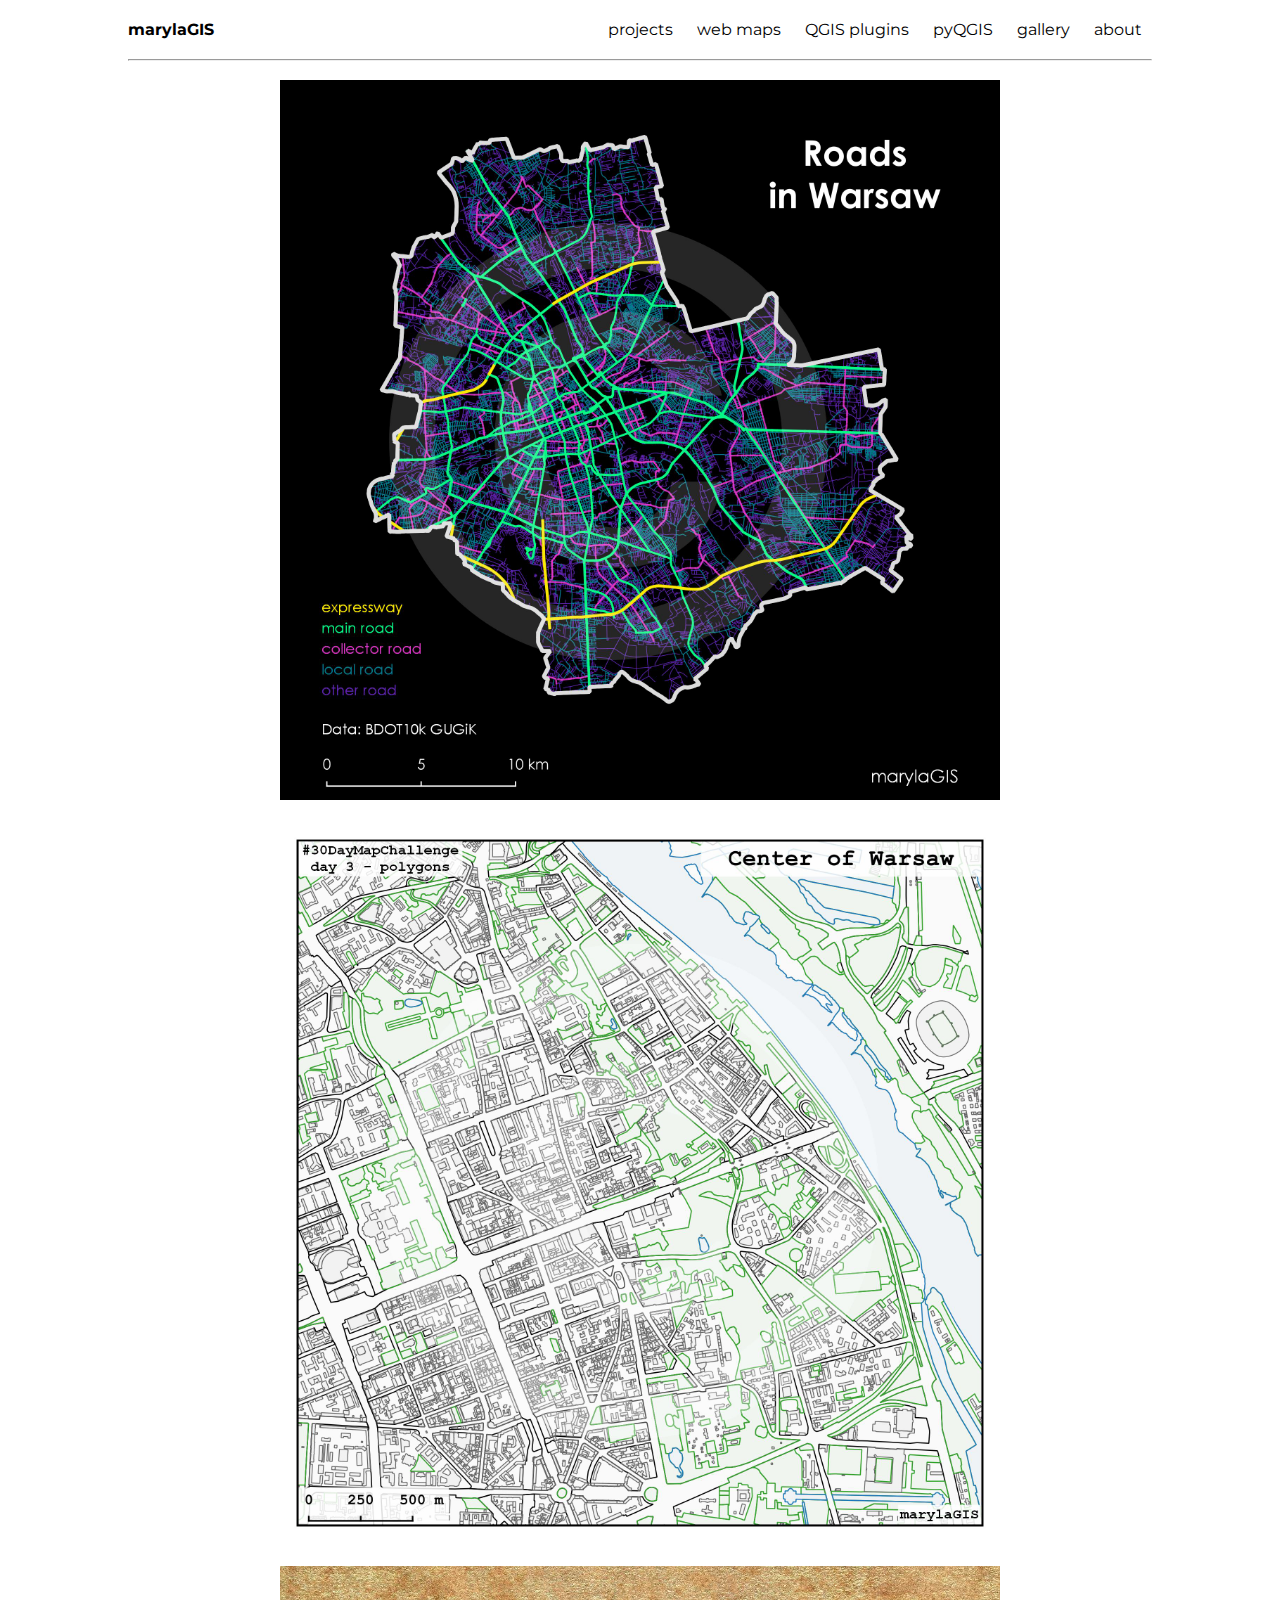
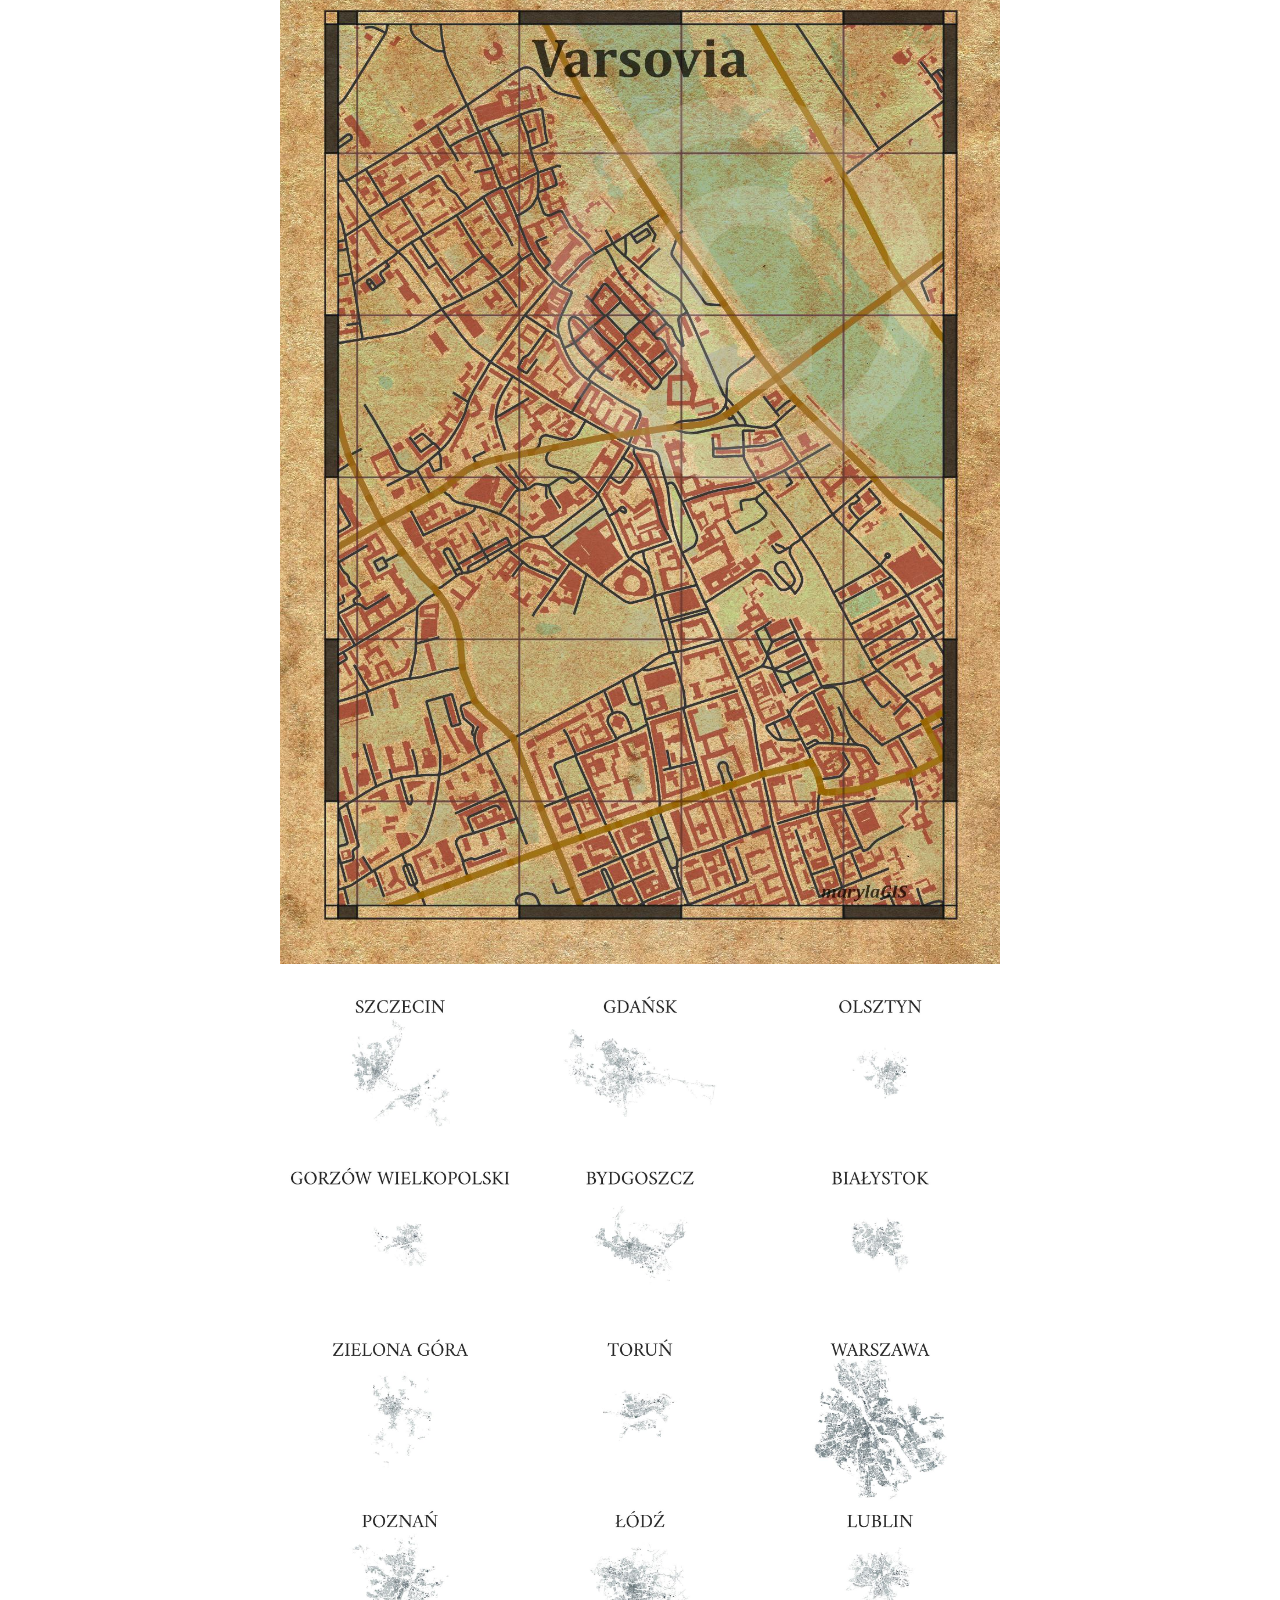
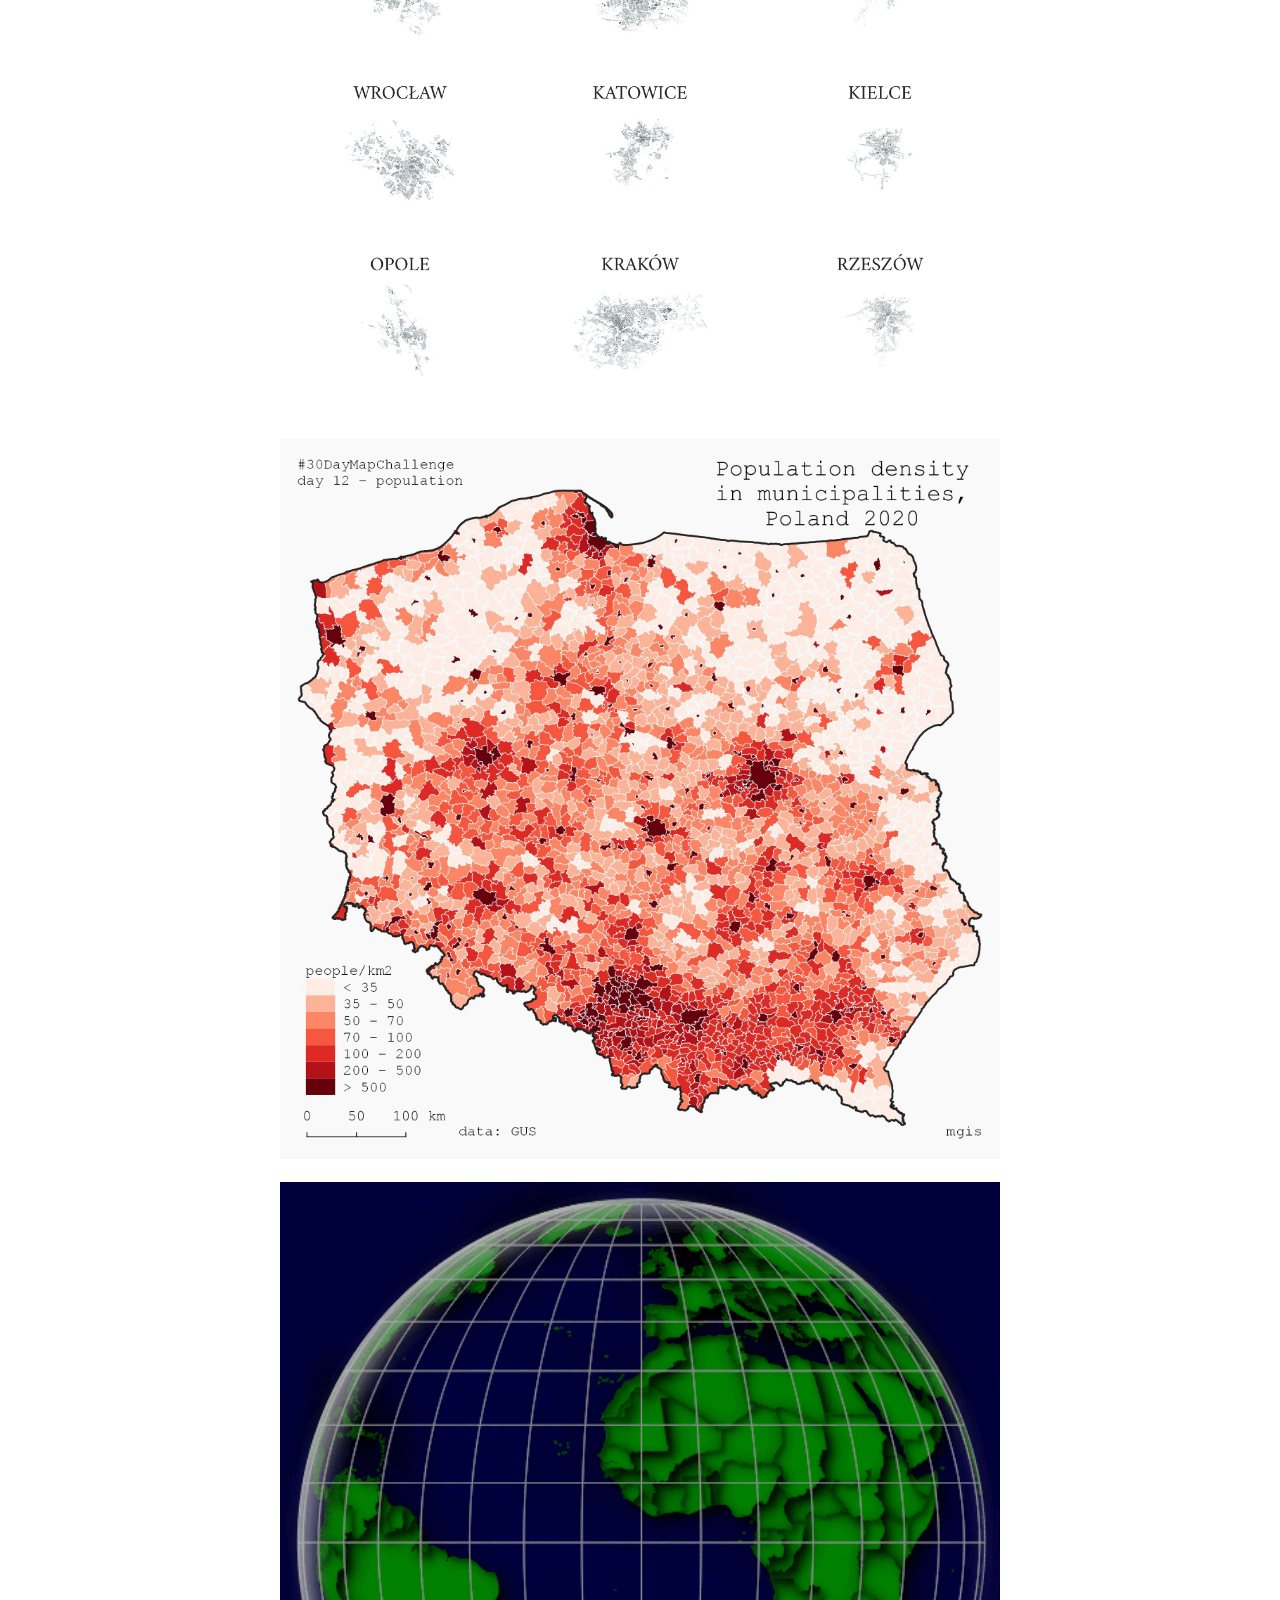
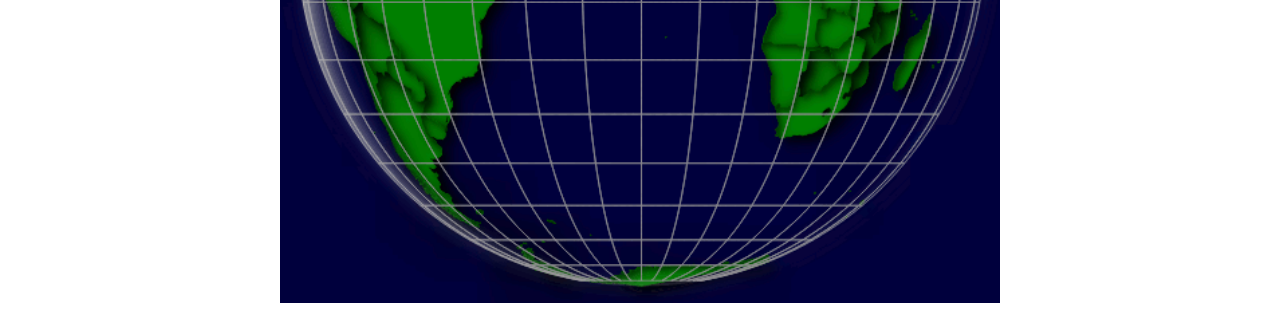
<file: gallery.html>
<!DOCTYPE html>
<html>
<head>
	<meta charset="UTF-8">
	<meta http-equiv="X-UA-Compatible" content="IE=edge">
	<meta name="viewport" content="width=device-width, initial-scale=1.0">
	<meta name="author" content="marylaGIS">
	<meta name="description" content="marylaGIS portfolio">
	<title>marylaGIS - gallery</title>
	
	<link rel="stylesheet" href="css/style.css">
	<style>
		img {
			width: 80vh;
		}
	</style>
</head>
<body>
	<header>
	<a href="index.html" class="logo">marylaGIS</a>
		<nav class="nav-bar">
			<ul>
				<li><a href="projects.html">projects</a></li>
				<li><a href="webmaps.html">web maps</a></li>
				<li><a href="qgisplugins.html">QGIS plugins</a></li>
				<li><a href="pyqgis.html">pyQGIS</a></li>
				<li><a href="gallery.html">gallery</a></li>
				<li><a href="about.html">about</a></li>
			</ul>
		</nav>
	</header>
	
	<hr><br>

	<div class="flex-container"><a href="gallery/roads_in_warsaw.jpg"><img src="gallery/roads_in_warsaw.jpg" alt="Roads in Warsaw"></a></div>
	<br>
	<div class="flex-container"><a href="gallery/warsaw_center_poly.jpg"><img src="gallery/warsaw_center_poly.jpg" alt="Warsaw Center"></a></div>
	<br>
	<div class="flex-container"><a href="gallery/varsovia.jpg"><img src="gallery/varsovia.jpg" alt="Warsaw Old Town"></a></div>
	<br>
	<div class="flex-container"><a href="gallery/urban_footprints.jpg"><img src="gallery/urban_footprints.jpg" alt="Urban footprints"></a></div>
	<br>
	<div class="flex-container"><a href="gallery/poland_population.jpg"><img src="gallery/poland_population.jpg" alt="Population in Poland"></a></div>
	<br>
	<div class="flex-container"><a href="gallery/globe.gif"><img src="gallery/globe.gif" alt="Globe"></a></div>
	<br>
	
<script>
</script>
</body>
</html>
</file>
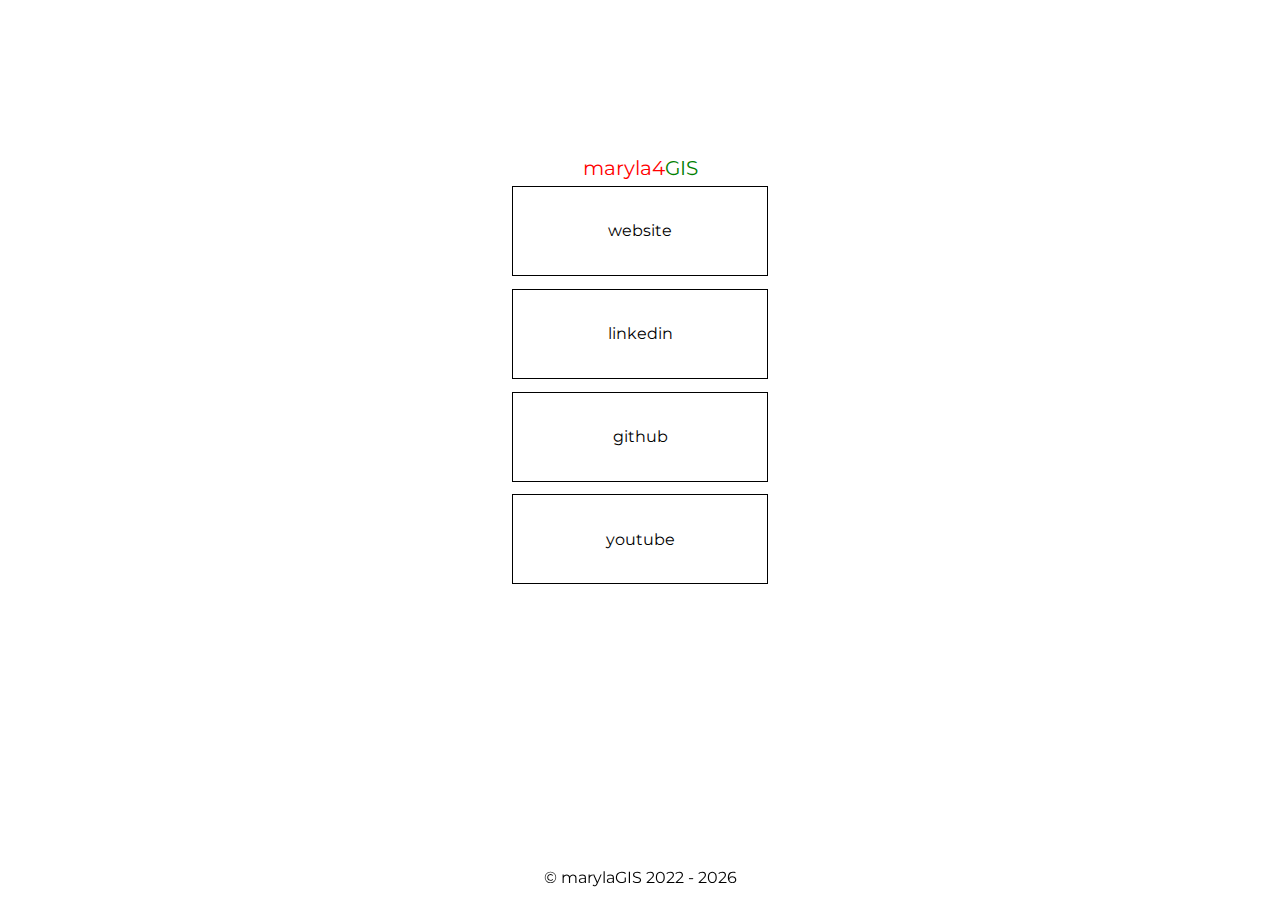
<file: linktree.html>
<!DOCTYPE html>
<html>
<head>
	<meta charset="UTF-8">
	<meta http-equiv="X-UA-Compatible" content="IE=edge">
	<meta name="viewport" content="width=device-width, initial-scale=1.0">
	<meta name="author" content="marylaGIS">
	<meta name="description" content="marylaGIS portfolio">
	<title>marylaGIS</title>
	
	<link rel="stylesheet" href="css/style.css">
	
	<style>
		#website:hover {
			color: gray;
		}
		#linkedin:hover {
			color: dodgerblue;
		}
		#github:hover {
			color: darkviolet;
		}
		#youtube:hover {
			color: red;
		}
		a:hover {
			font-weight: bold
		}
	</style>
</head>
<body>
	
	<div class="links-container">
		<p style="font-size:20px">
			<span style="color:red">maryla4</span><span style="color:green">GIS</span>
		</p>
		<div class="rectangle-main">
			<a id="website" href="https://marylagis.github.io/" style="">website</a>
		</div>
		<div class="rectangle-main">
		<a id="linkedin" href="https://www.linkedin.com/in/marylajez/">linkedin</a>
		</div>
		<div class="rectangle-main">
		<a id="github" href="https://github.com/marylaGIS">github</a>
		</div>
		<div class="rectangle-main">
		<a id="youtube" href="https://www.youtube.com/@maryla4GIS">youtube</a>
		</div>
	</div>
	
	<footer style="margin-bottom:1%">
		<p>&copy; marylaGIS 2022 - <span id="demo"><span></p>
		
	</footer>
	
<script>
	const d = new Date();
	let year = d.getFullYear();
	document.getElementById("demo").innerHTML = year;
</script>

</body>
</html>
</file>
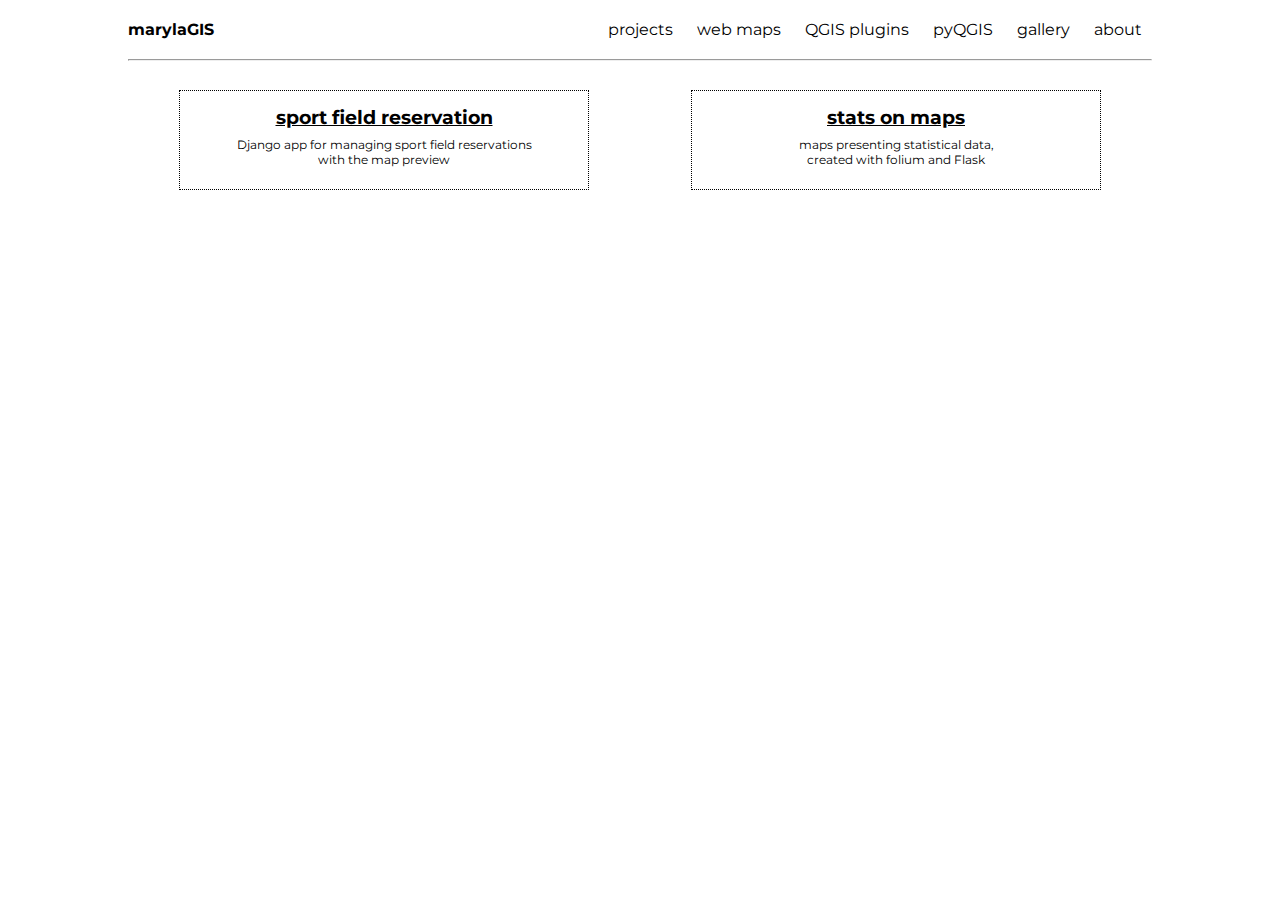
<file: projects.html>
<!DOCTYPE html>
<html>
<head>
	<meta charset="UTF-8">
	<meta http-equiv="X-UA-Compatible" content="IE=edge">
	<meta name="viewport" content="width=device-width, initial-scale=1.0">
	<meta name="author" content="marylaGIS">
	<meta name="description" content="marylaGIS portfolio">
	<title>marylaGIS - projects</title>
	
	<link rel="stylesheet" href="css/style.css">
</head>
<body>
	<header>
	<a href="index.html" class="logo">marylaGIS</a>
		<nav class="nav-bar">
			<ul>
				<li><a href="projects.html">projects</a></li>
				<li><a href="webmaps.html">web maps</a></li>
				<li><a href="qgisplugins.html">QGIS plugins</a></li>
				<li><a href="pyqgis.html">pyQGIS</a></li>
				<li><a href="gallery.html">gallery</a></li>
				<li><a href="about.html">about</a></li>
			</ul>
		</nav>
	</header>
	
	<hr><br>
	
	<div class="flex-container">
		<div class="rectangle-sub">
			<h3><a href="https://github.com/marylaGIS/sport_field_reservation">sport field reservation</a></h3>
			<p>Django app for managing sport field reservations
				<br>with the map preview
			</p>
		</div>
		<div class="rectangle-sub">
			<h3><a href="https://github.com/marylaGIS/stats_on_maps">stats on maps</a></h3>
			<p>maps presenting statistical data,
				<br>created with folium and Flask
			</p>
		</div>
	</div>

<script>
</script>
</body>
</html>
</file>
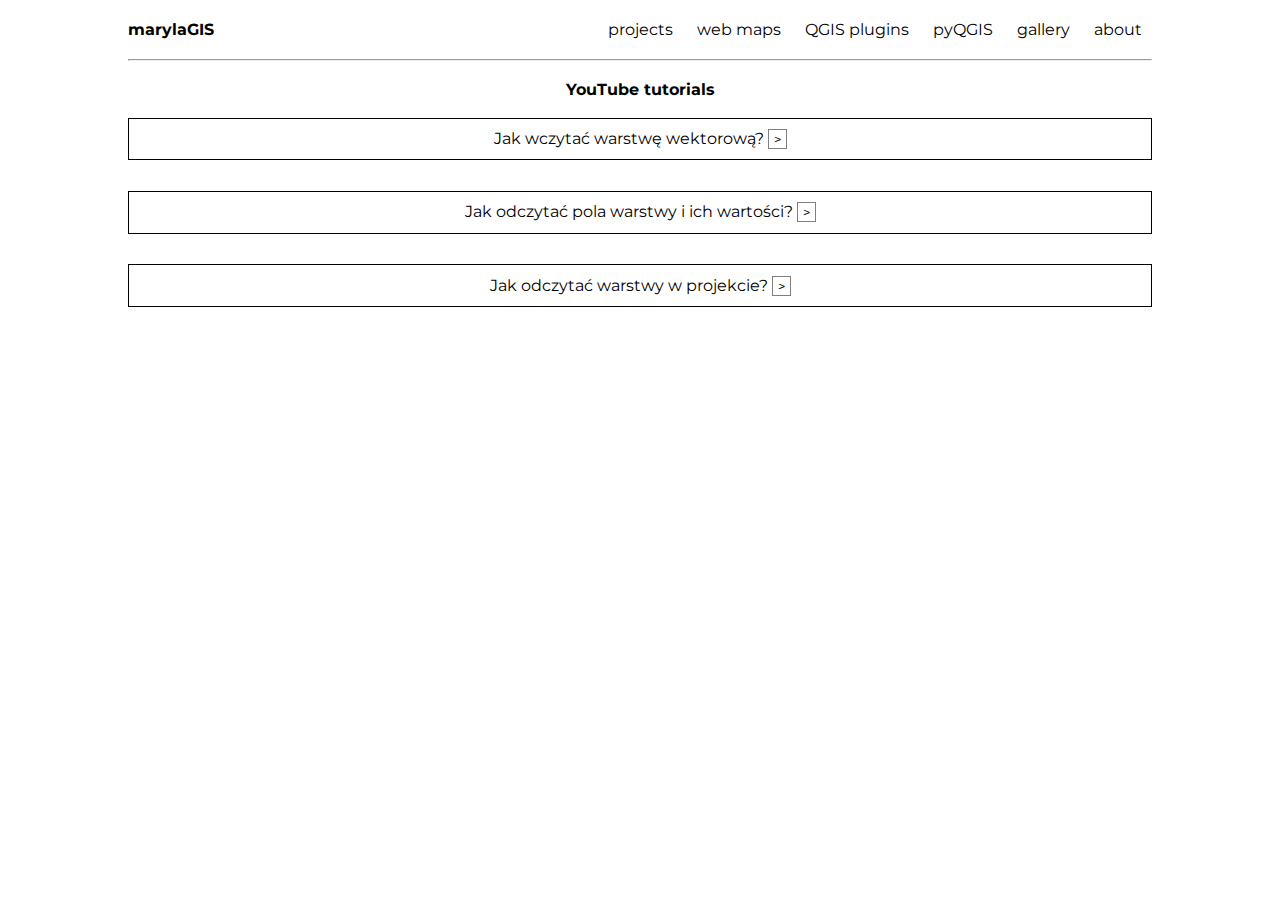
<file: pyqgis.html>
<!DOCTYPE html>
<html>
<head>
	<meta charset="UTF-8">
	<meta http-equiv="X-UA-Compatible" content="IE=edge">
	<meta name="viewport" content="width=device-width, initial-scale=1.0">
	<meta name="author" content="marylaGIS">
	<meta name="description" content="marylaGIS portfolio">
	<title>marylaGIS - pyqgis</title>
	
	<link rel="stylesheet" href="css/style.css">
	<script src="js/app.js" defer></script>
</head>
<body>
	<header>
	<a href="index.html" class="logo">marylaGIS</a>
		<nav class="nav-bar">
			<ul>
				<li><a href="projects.html">projects</a></li>
				<li><a href="webmaps.html">web maps</a></li>
				<li><a href="qgisplugins.html">QGIS plugins</a></li>
				<li><a href="pyqgis.html">pyQGIS</a></li>
				<li><a href="gallery.html">gallery</a></li>
				<li><a href="about.html">about</a></li>
			</ul>
		</nav>
	</header>
	
	<hr><br>

	<div class="flex-container">
		<strong>YouTube tutorials</strong>
	</div>
	<br>

	<div class="flex-container">
		<div class="tut">
			<div class="title">
				Jak wczytać warstwę wektorową?
				<button class="show"> > </button>
			</div>
			<div class="content">
				<iframe
					src="https://www.youtube.com/embed/7qFXXXcfpyY">
				</iframe>
			</div>
		</div>
	</div>
	
	<div class="flex-container">
		<div class="tut">
			<div class="title">
				Jak odczytać pola warstwy i ich wartości?
				<button class="show"> > </button>
			</div>
			<div class="content">
				<iframe
					src="https://www.youtube.com/embed/Uw_lpq9cOO0">
				</iframe>
			</div>
		</div>
	</div>

	<div class="flex-container">
		<div class="tut">
			<div class="title">
				Jak odczytać warstwy w projekcie?
				<button class="show"> > </button>
			</div>
			<div class="content">
				<iframe width="60px" height="80px"
					src="https://www.youtube.com/embed/e--j1r2zq1A">
				</iframe>
			</div>
		</div>
	</div>
	
</body>
</html>
</file>
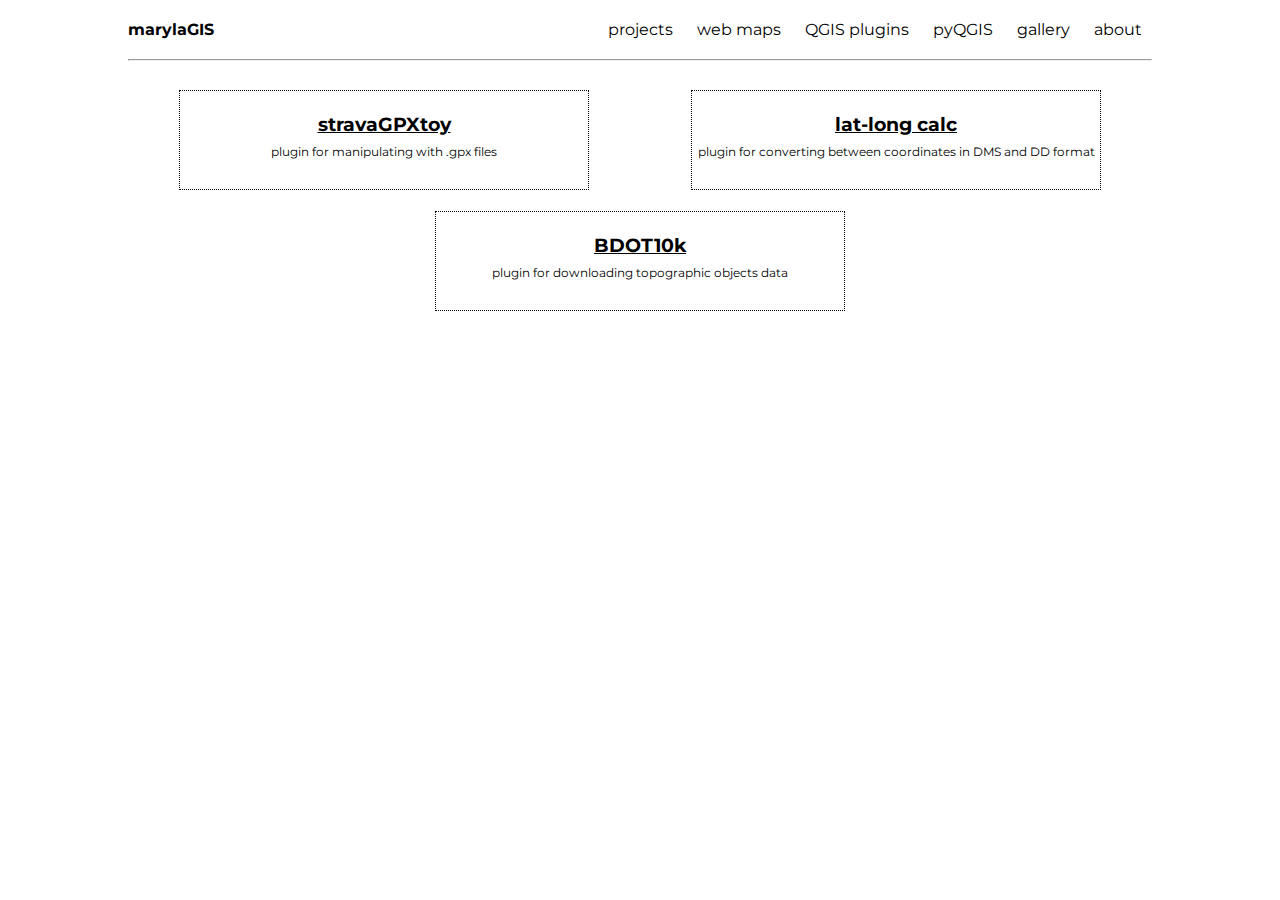
<file: qgisplugins.html>
<!DOCTYPE html>
<html>
<head>
	<meta charset="UTF-8">
	<meta http-equiv="X-UA-Compatible" content="IE=edge">
	<meta name="viewport" content="width=device-width, initial-scale=1.0">
	<meta name="author" content="marylaGIS">
	<meta name="description" content="marylaGIS portfolio">
	<title>marylaGIS - qgis plugins</title>
	
	<link rel="stylesheet" href="css/style.css">
</head>
<body>
	<header>
	<a href="index.html" class="logo">marylaGIS</a>
		<nav class="nav-bar">
			<ul>
				<li><a href="projects.html">projects</a></li>
				<li><a href="webmaps.html">web maps</a></li>
				<li><a href="qgisplugins.html">QGIS plugins</a></li>
				<li><a href="pyqgis.html">pyQGIS</a></li>
				<li><a href="gallery.html">gallery</a></li>
				<li><a href="about.html">about</a></li>
			</ul>
		</nav>
	</header>
	
	<hr><br>
	
	<div class="flex-container">
		<div class="rectangle-sub">
			<h3><a href="qgisplugins/stravaGPXtoy.html">stravaGPXtoy</a></h3>
			<p>plugin for manipulating with .gpx files</p>
		</div>

		<div class="rectangle-sub">
			<h3><a href="qgisplugins/latlongcalc.html">lat-long calc</a></h3>
			<p>plugin for converting between coordinates in DMS and DD format</p>
		</div>
	</div>

	<div class="flex-container">
		<div class="rectangle-sub">
			<h3><a href="qgisplugins/bdot10k.html">BDOT10k</a></h3>
			<p>plugin for downloading topographic objects data</p>
		</div>
	</div>

<script>
</script>
</body>
</html>
</file>
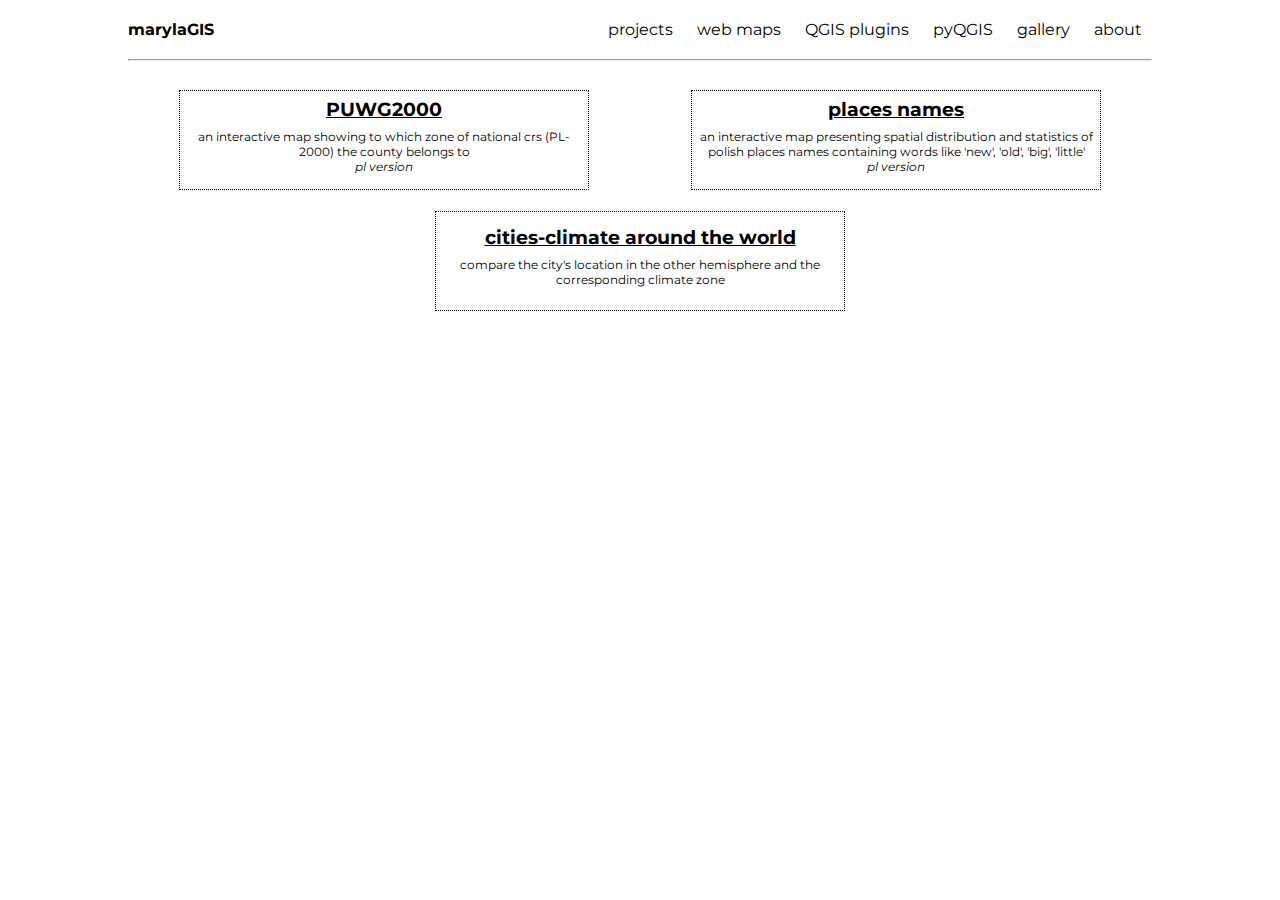
<file: webmaps.html>
<!DOCTYPE html>
<html>
<head>
	<meta charset="UTF-8">
	<meta http-equiv="X-UA-Compatible" content="IE=edge">
	<meta name="viewport" content="width=device-width, initial-scale=1.0">
	<meta name="author" content="marylaGIS">
	<meta name="description" content="marylaGIS portfolio">
	<title>marylaGIS - webmaps</title>
	
	<link rel="stylesheet" href="css/style.css">
</head>
<body>
	<header>
	<a href="index.html" class="logo">marylaGIS</a>
		<nav class="nav-bar">
			<ul>
				<li><a href="projects.html">projects</a></li>
				<li><a href="webmaps.html">web maps</a></li>
				<li><a href="qgisplugins.html">QGIS plugins</a></li>
				<li><a href="pyqgis.html">pyQGIS</a></li>
				<li><a href="gallery.html">gallery</a></li>
				<li><a href="about.html">about</a></li>
			</ul>
		</nav>
	</header>
	
	<hr><br>
	
	<div class="flex-container">
		<div class="rectangle-sub">
			<h3><a href="webmaps/puwg2000/puwg2000.html">PUWG2000</a></h3>
			<p>an interactive map showing to which zone of national crs (PL-2000) the county belongs to
				<br><i>pl version</i>
			</p>
		</div>
		<div class="rectangle-sub">
			<h3><a href="webmaps/newold/miejscowosci.html">places names</a></h3>
			<p>an interactive map presenting spatial distribution and statistics of 
				polish places names containing words like 'new', 'old', 'big', 'little'
				<br><i>pl version</i>
			</p>
		</div>
	</div>
	
	<div class="flex-container">
		<div class="rectangle-sub">
			<h3><a href="webmaps/citiesonlines/index.html">cities-climate around the world</a></h3>
			<p>compare the city's location in the other hemisphere and the corresponding climate zone</p>
		</div>
	</div>
	
<script>
</script>
</body>
</html>
</file>
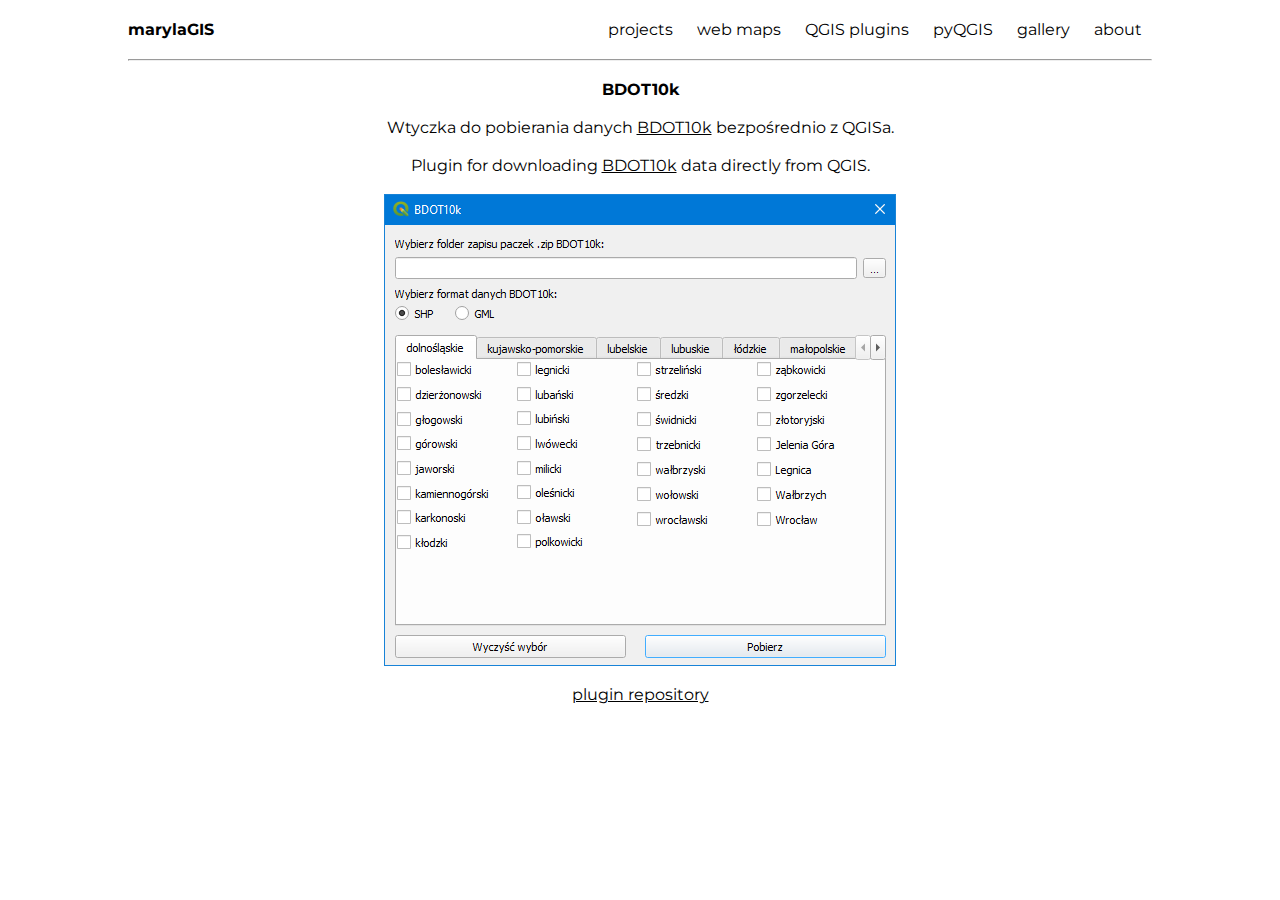
<file: qgisplugins/bdot10k.html>
<!DOCTYPE html>
<html>
<head>
	<meta charset="UTF-8">
	<meta http-equiv="X-UA-Compatible" content="IE=edge">
	<meta name="viewport" content="width=device-width, initial-scale=1.0">
	<meta name="author" content="marylaGIS">
	<meta name="description" content="marylaGIS portfolio">
	<title>marylaGIS - BDOT10k tools</title>
	
	<link rel="stylesheet" href="../css/style.css">
</head>
<body>
	<header>
	<a href="../index.html" class="logo">marylaGIS</a>
		<nav class="nav-bar">
			<ul>
				<li><a href="../projects.html">projects</a></li>
				<li><a href="../webmaps.html">web maps</a></li>
				<li><a href="../qgisplugins.html">QGIS plugins</a></li>
				<li><a href="../pyqgis.html">pyQGIS</a></li>
				<li><a href="../gallery.html">gallery</a></li>
				<li><a href="../about.html">about</a></li>
			</ul>
		</nav>
	</header>
	
	<hr><br>

    <div class="flex-container"><b>BDOT10k</b></div>
	<br>
    <div class="flex-container"><p>Wtyczka do pobierania danych <a href="https://www.geoportal.gov.pl/dane/baza-danych-obiektow-topograficznych-bdot">BDOT10k</a> bezpośrednio z QGISa.</p>
	</div>
    <br>
    <div class="flex-container"><p>Plugin for downloading <a href="https://www.geoportal.gov.pl/dane/baza-danych-obiektow-topograficznych-bdot">BDOT10k</a> data directly from QGIS.</p>
	</div>
    <br>
    <div class="flex-container"><img src="img/bdot10k.png"></div>
    <br>
	<div class="flex-container"><a href="https://github.com/marylaGIS/bdot10k
	" target="_blank">plugin repository</a></div>
    <br>

<script>
</script>
</body>
</html>
</file>
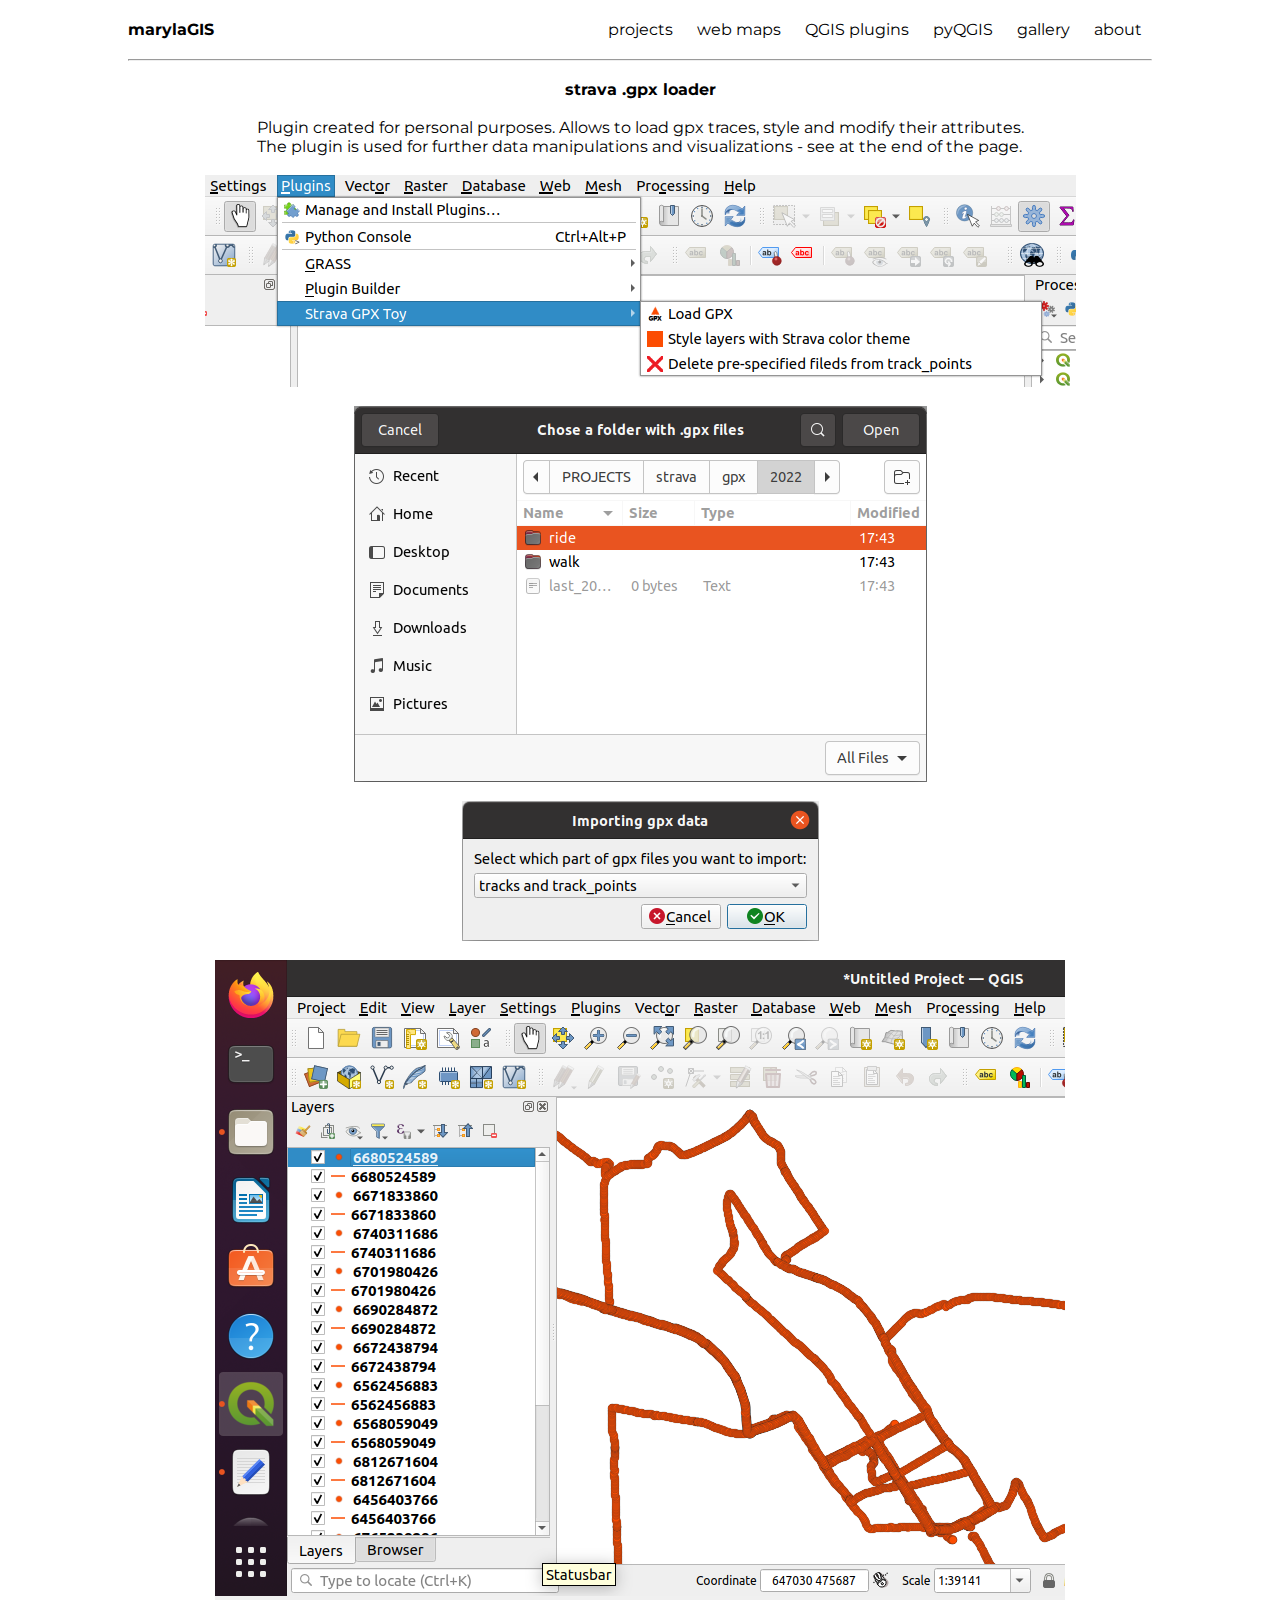
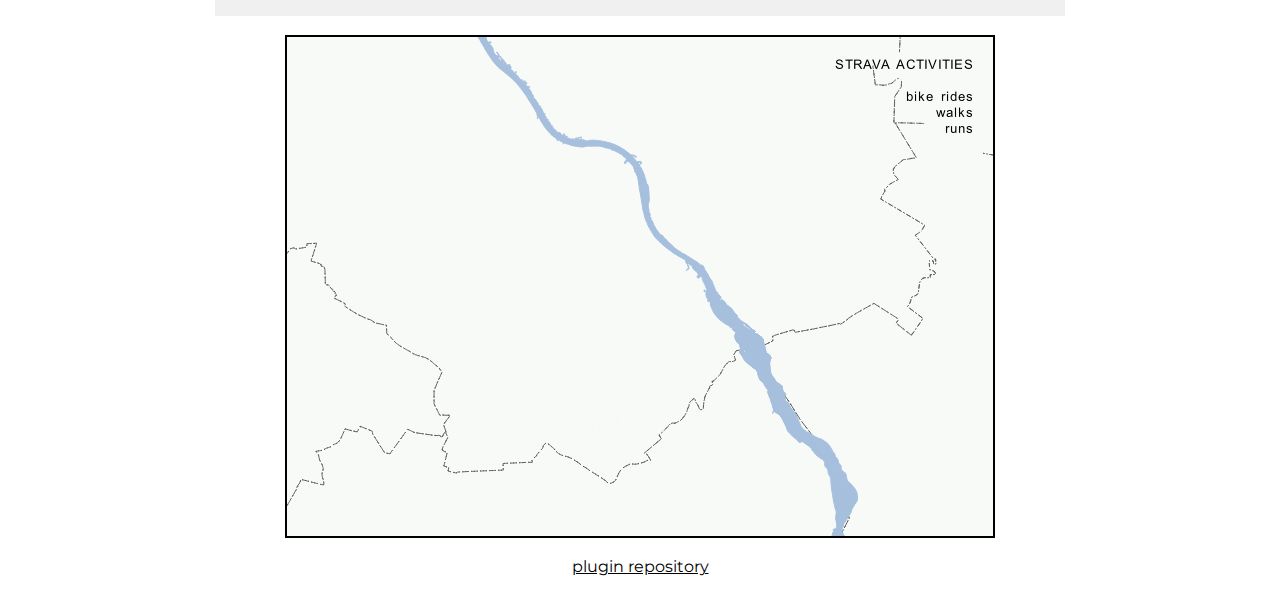
<file: qgisplugins/stravaGPXtoy.html>
<!DOCTYPE html>
<html>
<head>
	<meta charset="UTF-8">
	<meta http-equiv="X-UA-Compatible" content="IE=edge">
	<meta name="viewport" content="width=device-width, initial-scale=1.0">
	<meta name="author" content="marylaGIS">
	<meta name="description" content="marylaGIS portfolio">
	<title>marylaGIS - stravaGPXtoy</title>
	
	<link rel="stylesheet" href="../css/style.css">
</head>
<body>
	<header>
	<a href="../index.html" class="logo">marylaGIS</a>
		<nav class="nav-bar">
			<ul>
				<li><a href="../projects.html">projects</a></li>
				<li><a href="../webmaps.html">web maps</a></li>
				<li><a href="../qgisplugins.html">QGIS plugins</a></li>
				<li><a href="../pyqgis.html">pyQGIS</a></li>
				<li><a href="../gallery.html">gallery</a></li>
				<li><a href="../about.html">about</a></li>
			</ul>
		</nav>
	</header>
	
	<hr><br>

    <div class="flex-container"><b>strava .gpx loader</b></div>
    <br>
    <div class="flex-container">Plugin created for personal purposes. Allows to load gpx traces, style and modify their attributes.
        <br>The plugin is used for further data manipulations and visualizations - see at the end of the page.</div>
    <br>
    <div class="flex-container"><img src="img/stravagpxtoy1.png"></div>
    <br>
    <div class="flex-container"><img src="img/stravagpxtoy2.png"></div>
    <br>
    <div class="flex-container"><img src="img/stravagpxtoy3.png"></div>
    <br>
    <div class="flex-container"><img src="img/stravagpxtoy4.png"></div>
    <br>
    <div class="flex-container"><img src="img/tracks2022.gif" style="border:2px solid black"></div>
    <br>

    <div class="flex-container"><a href="https://github.com/marylaGIS/stravaGPXtoy" target="_blank">plugin repository</a></div>
    <br>

<script>
</script>
</body>
</html>
</file>
<file: css/style.css>
@import url('https://fonts.googleapis.com/css2?family=Montserrat&display=swap'); 


* {
	box-sizing: border-box;
	margin: 0;
	padding: 0;
	font-family: "Montserrat", sans-serif;
}

body {
	height: 100vh;
	width: 100%;
}

hr {
	width: 80%;
	margin: auto;
}

header {
	display: flex;
	justify-content: space-between;
	align-items: center;
	padding: 20px 10%;
}

.logo {
	text-decoration: none;
	color: black;
	font-weight: bold;
}

.logo:hover {
	color: darkgreen;
}

.nav-bar li a {
	transition: all 0.3s ease 0s;
}

.nav-bar li {
	display: inline;
	margin: 10px;
}

.nav-bar a {
	text-decoration: none;
	color: black;
}

.nav-bar a:hover {
	color: darkgreen;
}

footer {
	position: fixed;
	bottom: 0;
	width: 100%;
	text-align: center;
}

.flex-container {
	display: flex;
	/*flex-direction: row;
	flex-wrap: wrap;*/
	flex-flow: row wrap;
	justify-content: center;
	align-items: center;
	width: 80%;
	margin: auto;
}

.flex-container a {
	color: black;
}

.rectangle-main {
	width: 40%;
	height: 10vh;
	margin: 1% auto;
	border: 1px solid black;
	display: flex;
	justify-content: center;
	align-items: center;
}

.rectangle-main:hover {
	border: 2px solid black;
}

.rectangle-sub {
	width: 40%;
	height: 100px;
	margin: 1% auto;
	border: 1px dotted black;
	display: flex;
	flex-direction: column;
	justify-content: center;
	align-items: center;
}

.rectangle-sub:hover {
	border: 1px solid black;
}

.rectangle-sub p {
	font-size: 12px;
	text-align: center;
	margin: 2% 1%;
}

.tut {
	width: 100%;
	margin-bottom: 3%;
	text-align: center;
}

.show {
	background-color: white;
	padding: 1px 5px;
	border: 1px solid grey;
}

.show:hover {
	cursor: pointer;
}

.title {
	border: 1px solid black;
	padding: 1%;
}

.content {
	display: none;
	border: 1px solid black;
	padding: 10%;
	font-family: 'Courier New', Courier, monospace;
	text-align: right;
}

iframe {
	width: 100%;
	height: 480px;
}

/* linktree */
.links-container {
	display: flex;
	flex-direction: column;
	justify-content: center;
	align-items: center;
	padding-top: 2%;
	width: 50%;
	/*height: 50%;*/
	position: absolute;
	top: 50%;
	left: 50%;
	margin: -25% 0 0 -25%;
}

.links-container a {
	text-decoration: none;
	color: black;
	target: self;
}
</file>
